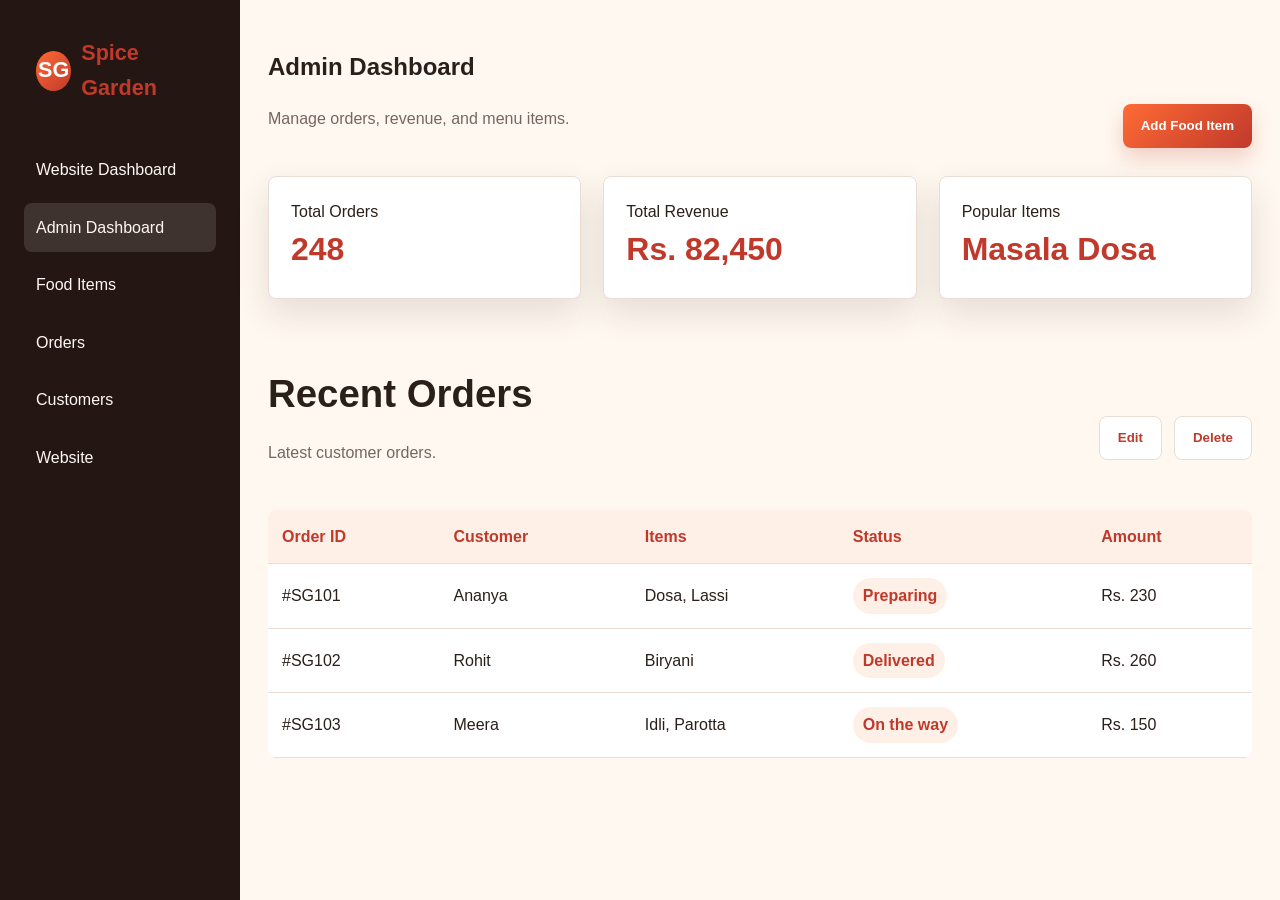
<file: frontend  intern/admin.html>
<!DOCTYPE html>
<html lang="en">
<head>
  <meta charset="UTF-8">
  <meta name="viewport" content="width=device-width, initial-scale=1.0">
  <title>Spice Garden | Admin</title>
  <link rel="stylesheet" href="style.css">
</head>
<body>
  <main class="dashboard">
    <aside class="sidebar">
      <a class="logo" href="index.html"><span class="logo-mark">SG</span> Spice Garden</a>
      <nav><a href="dashboard.html">Website Dashboard</a><a class="active" href="admin.html">Admin Dashboard</a><a href="menu.html">Food Items</a><a href="#">Orders</a><a href="#">Customers</a><a href="index.html">Website</a></nav>
    </aside>
    <section class="dashboard-main">
      <div class="section-title"><div><h1>Admin Dashboard</h1><p>Manage orders, revenue, and menu items.</p></div><button class="btn-primary" data-admin-action="Add">Add Food Item</button></div>
      <div class="grid grid-3">
        <article class="card stat"><span>Total Orders</span><strong>248</strong></article>
        <article class="card stat"><span>Total Revenue</span><strong>Rs. 82,450</strong></article>
        <article class="card stat"><span>Popular Items</span><strong>Masala Dosa</strong></article>
      </div>
      <section class="section">
        <div class="section-title"><div><h2>Recent Orders</h2><p>Latest customer orders.</p></div><div class="toolbar"><button class="btn-outline" data-admin-action="Edit">Edit</button><button class="btn-outline" data-admin-action="Delete">Delete</button></div></div>
        <div class="table-wrap"><table><thead><tr><th>Order ID</th><th>Customer</th><th>Items</th><th>Status</th><th>Amount</th></tr></thead><tbody><tr><td>#SG101</td><td>Ananya</td><td>Dosa, Lassi</td><td><span class="status">Preparing</span></td><td>Rs. 230</td></tr><tr><td>#SG102</td><td>Rohit</td><td>Biryani</td><td><span class="status">Delivered</span></td><td>Rs. 260</td></tr><tr><td>#SG103</td><td>Meera</td><td>Idli, Parotta</td><td><span class="status">On the way</span></td><td>Rs. 150</td></tr></tbody></table></div>
      </section>
    </section>
  </main>
  <script src="script.js"></script>
</body>
</html>
</file>
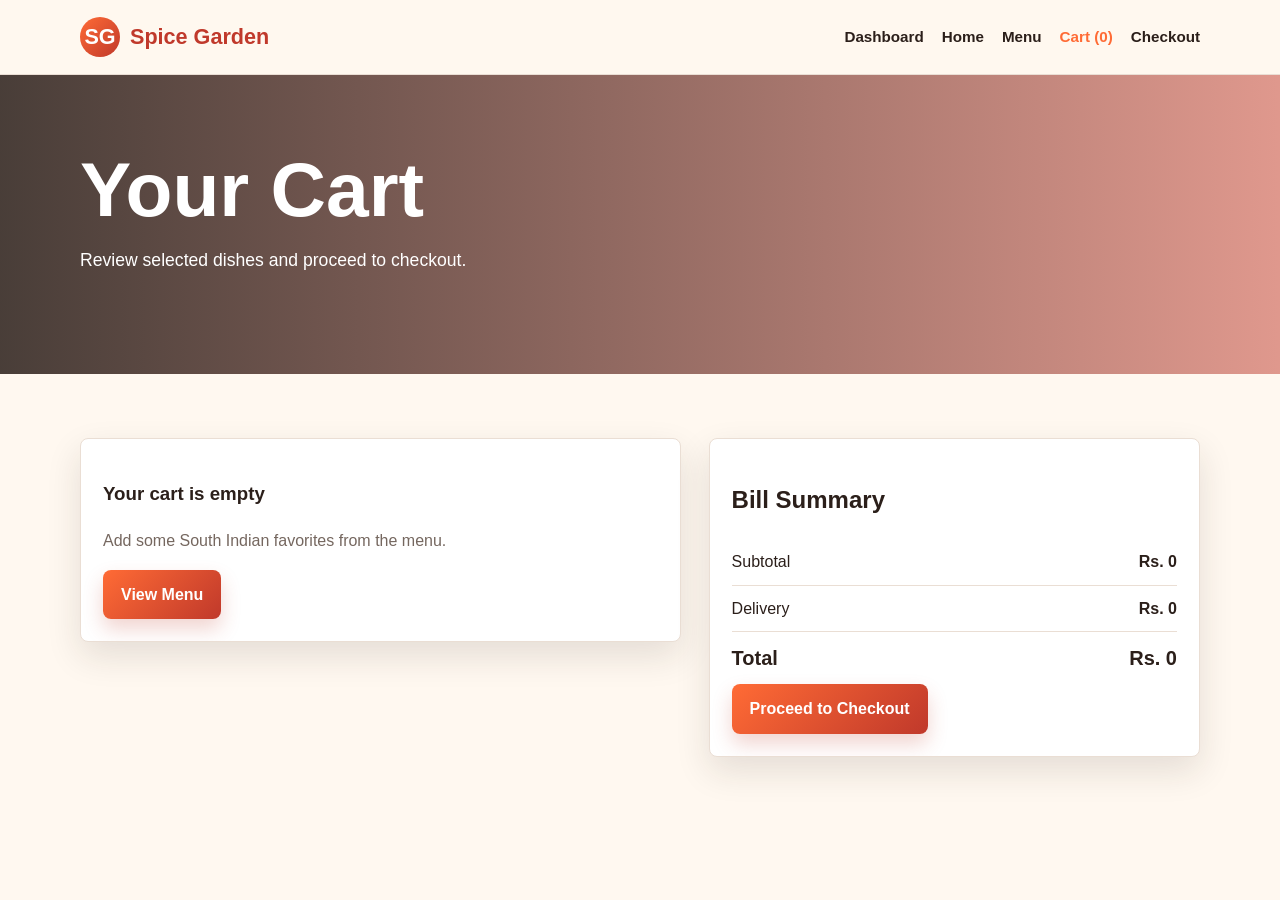
<file: frontend  intern/cart.html>
<!DOCTYPE html>
<html lang="en">
<head>
  <meta charset="UTF-8">
  <meta name="viewport" content="width=device-width, initial-scale=1.0">
  <title>Spice Garden | Cart</title>
  <link rel="stylesheet" href="style.css">
</head>
<body>
  <header class="navbar"><div class="container nav-inner"><a class="logo" href="index.html"><span class="logo-mark">SG</span> Spice Garden</a><nav class="nav-links"><a href="dashboard.html">Dashboard</a><a href="index.html">Home</a><a href="menu.html">Menu</a><a class="active-link" href="cart.html">Cart (<span data-cart-count>0</span>)</a><a href="checkout.html">Checkout</a></nav></div></header>
  <main>
    <section class="page-hero"><div class="container"><h1>Your Cart</h1><p>Review selected dishes and proceed to checkout.</p></div></section>
    <section class="section"><div class="container checkout-layout">
      <div id="cartList"></div>
      <aside class="summary-box">
        <h2>Bill Summary</h2>
        <div class="summary-row"><span>Subtotal</span><strong data-subtotal>Rs. 0</strong></div>
        <div class="summary-row"><span>Delivery</span><strong data-delivery>Rs. 0</strong></div>
        <div class="summary-row total"><span>Total</span><strong data-total>Rs. 0</strong></div>
        <a class="btn btn-primary" href="checkout.html">Proceed to Checkout</a>
      </aside>
    </div></section>
  </main>
  <script src="script.js"></script>
</body>
</html>
</file>
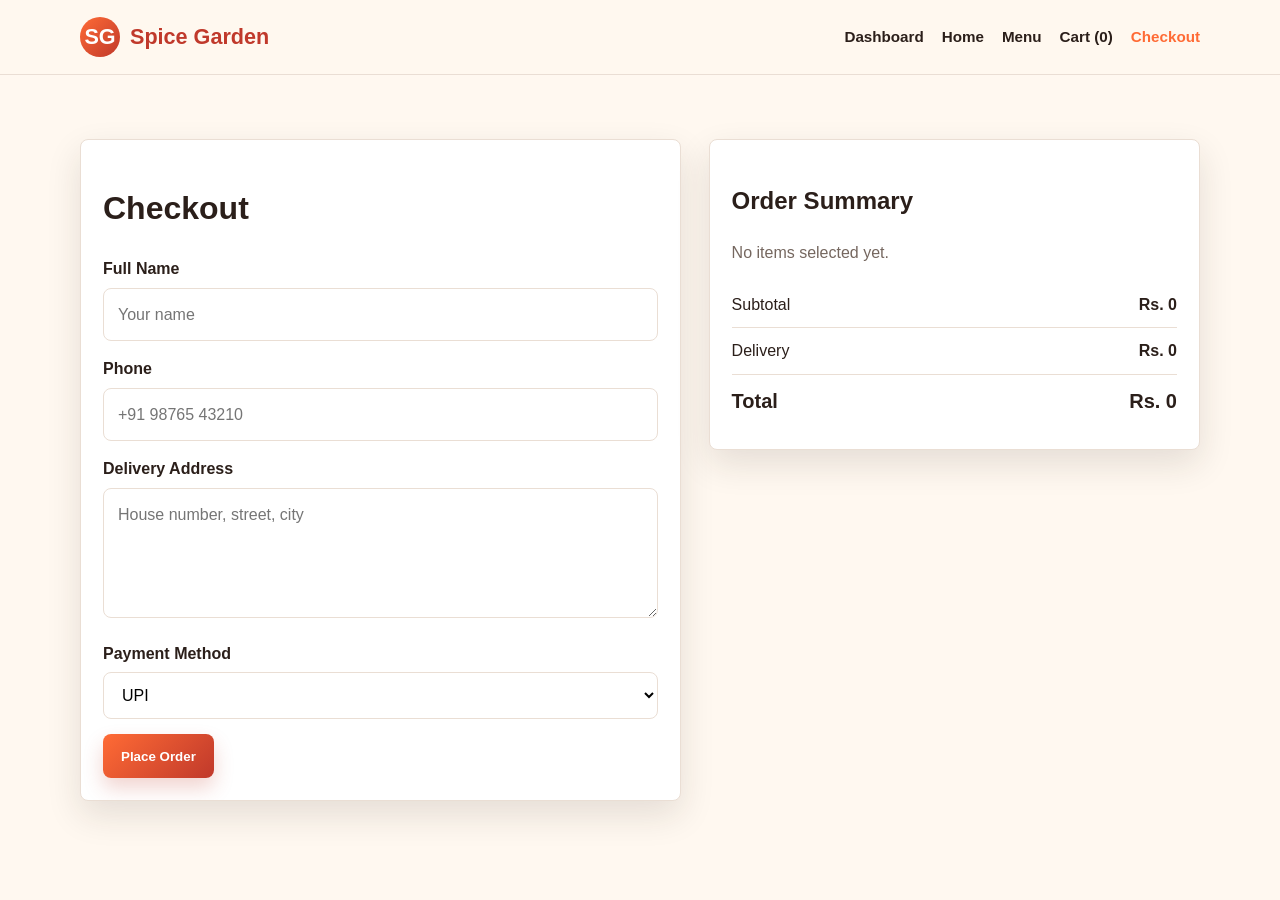
<file: frontend  intern/checkout.html>
<!DOCTYPE html>
<html lang="en">
<head>
  <meta charset="UTF-8">
  <meta name="viewport" content="width=device-width, initial-scale=1.0">
  <title>Spice Garden | Checkout</title>
  <link rel="stylesheet" href="style.css">
</head>
<body>
  <header class="navbar"><div class="container nav-inner"><a class="logo" href="index.html"><span class="logo-mark">SG</span> Spice Garden</a><nav class="nav-links"><a href="dashboard.html">Dashboard</a><a href="index.html">Home</a><a href="menu.html">Menu</a><a href="cart.html">Cart (<span data-cart-count>0</span>)</a><a class="active-link" href="checkout.html">Checkout</a></nav></div></header>
  <main class="section"><div class="container checkout-layout">
    <form id="checkoutForm" class="summary-box" data-demo-form data-message="Order placed successfully">
      <h1>Checkout</h1>
      <div class="form-group"><label>Full Name</label><input required placeholder="Your name"></div>
      <div class="form-group"><label>Phone</label><input required placeholder="+91 98765 43210"></div>
      <div class="form-group"><label>Delivery Address</label><textarea required placeholder="House number, street, city"></textarea></div>
      <div class="form-group"><label>Payment Method</label><select required><option>UPI</option><option>Card</option><option>Cash on Delivery</option></select></div>
      <button class="submit-btn" type="submit">Place Order</button>
    </form>
    <aside class="summary-box"><h2>Order Summary</h2><div id="checkoutItems"></div><div class="summary-row"><span>Subtotal</span><strong data-subtotal>Rs. 0</strong></div><div class="summary-row"><span>Delivery</span><strong data-delivery>Rs. 0</strong></div><div class="summary-row total"><span>Total</span><strong data-total>Rs. 0</strong></div></aside>
  </div></main>
  <script src="script.js"></script>
</body>
</html>
</file>
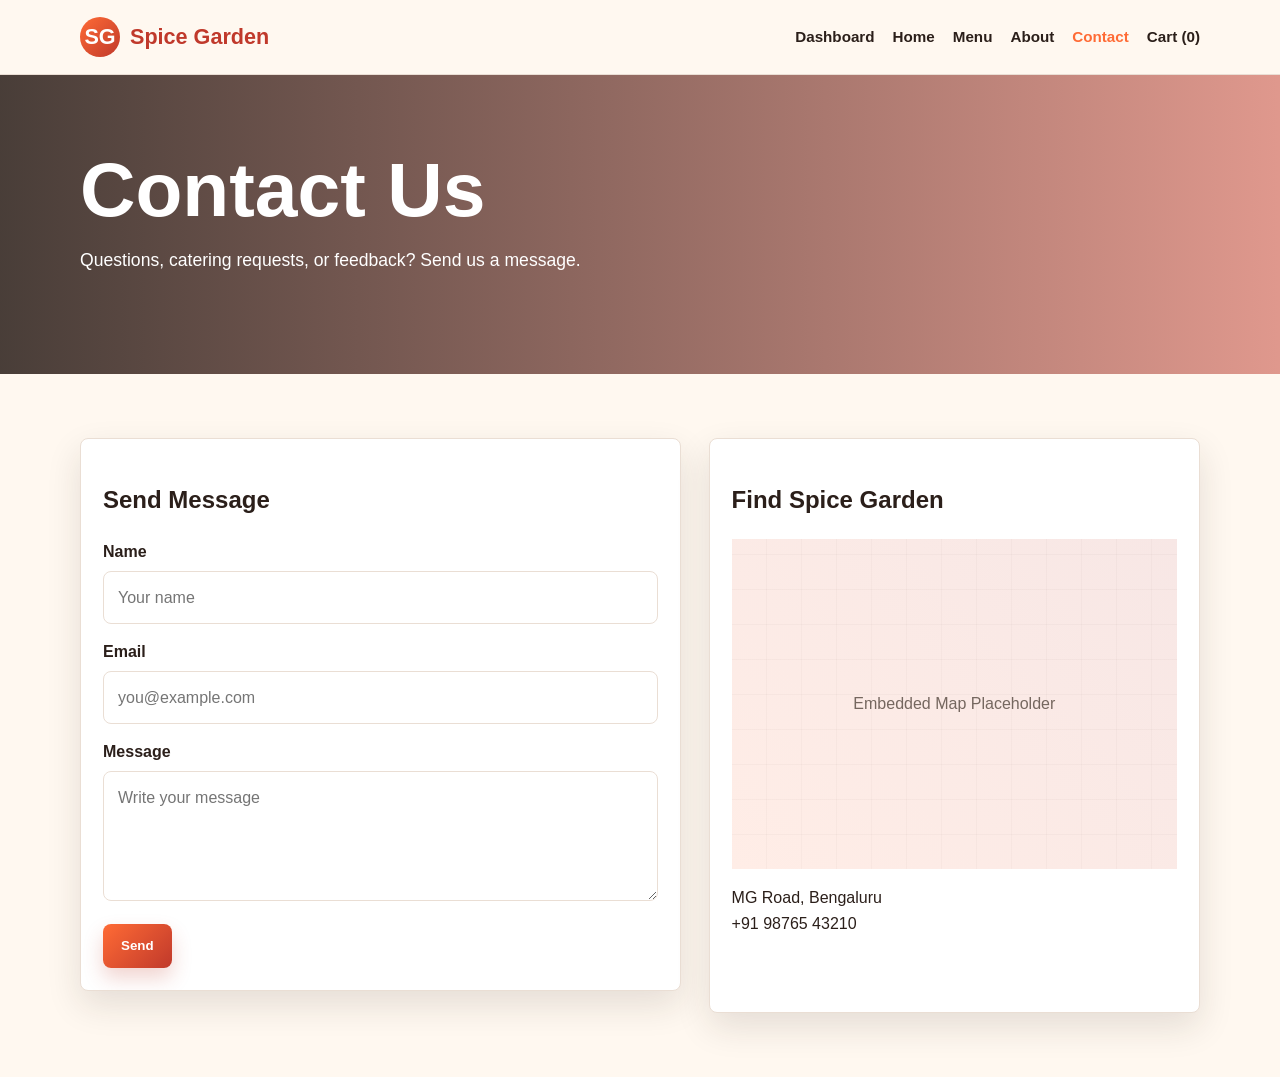
<file: frontend  intern/contact.html>
<!DOCTYPE html>
<html lang="en">
<head>
  <meta charset="UTF-8">
  <meta name="viewport" content="width=device-width, initial-scale=1.0">
  <title>Spice Garden | Contact</title>
  <link rel="stylesheet" href="style.css">
</head>
<body>
  <header class="navbar"><div class="container nav-inner"><a class="logo" href="index.html"><span class="logo-mark">SG</span> Spice Garden</a><nav class="nav-links"><a href="dashboard.html">Dashboard</a><a href="index.html">Home</a><a href="menu.html">Menu</a><a href="about.html">About</a><a class="active-link" href="contact.html">Contact</a><a href="cart.html">Cart (<span data-cart-count>0</span>)</a></nav></div></header>
  <main>
    <section class="page-hero"><div class="container"><h1>Contact Us</h1><p>Questions, catering requests, or feedback? Send us a message.</p></div></section>
    <section class="section"><div class="container contact-layout">
      <form class="summary-box" data-demo-form data-message="Message sent successfully">
        <h2>Send Message</h2>
        <div class="form-group"><label>Name</label><input required placeholder="Your name"></div>
        <div class="form-group"><label>Email</label><input type="email" required placeholder="you@example.com"></div>
        <div class="form-group"><label>Message</label><textarea required placeholder="Write your message"></textarea></div>
        <button class="submit-btn" type="submit">Send</button>
      </form>
      <aside class="summary-box">
        <h2>Find Spice Garden</h2>
        <div class="map">Embedded Map Placeholder</div>
        <p>MG Road, Bengaluru<br>+91 98765 43210</p>
        <div class="socials"><a href="#">IG</a><a href="#">FB</a><a href="#">WA</a></div>
      </aside>
    </div></section>
  </main>
  <script src="script.js"></script>
</body>
</html>
</file>
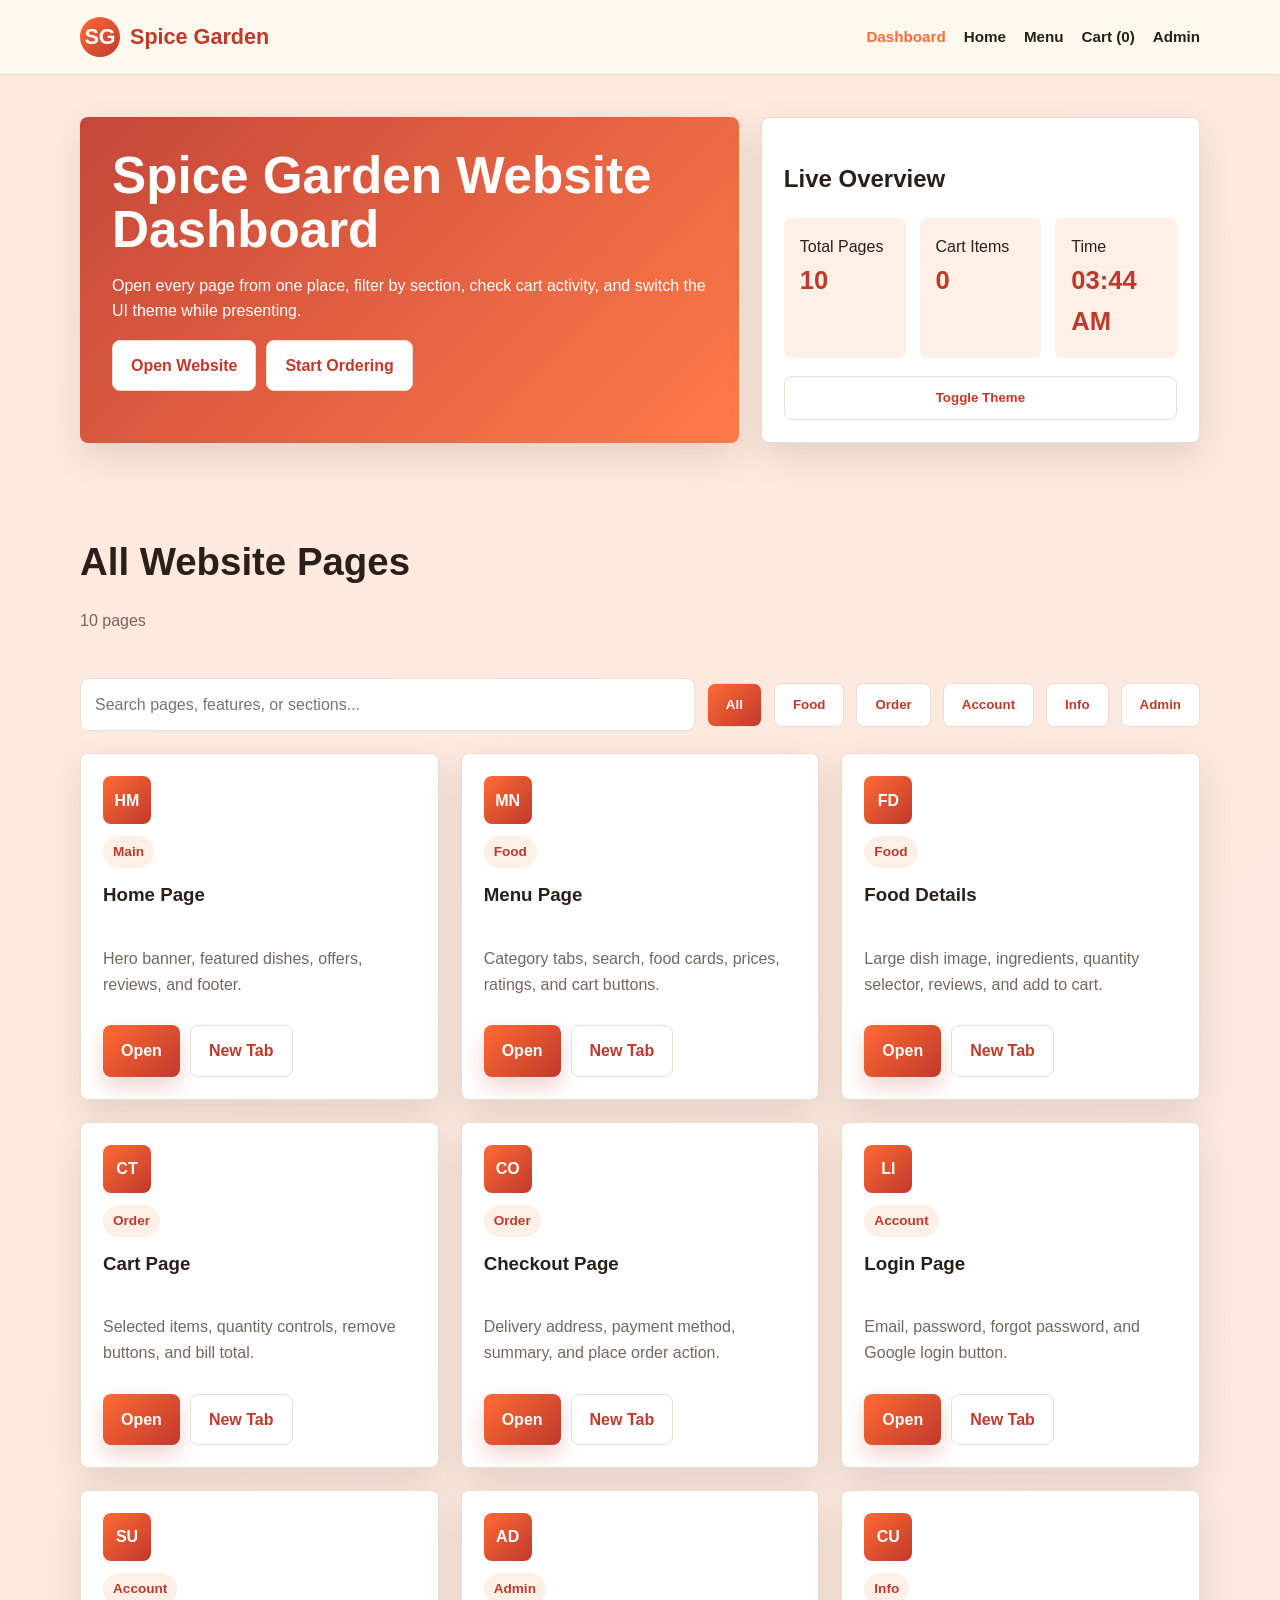
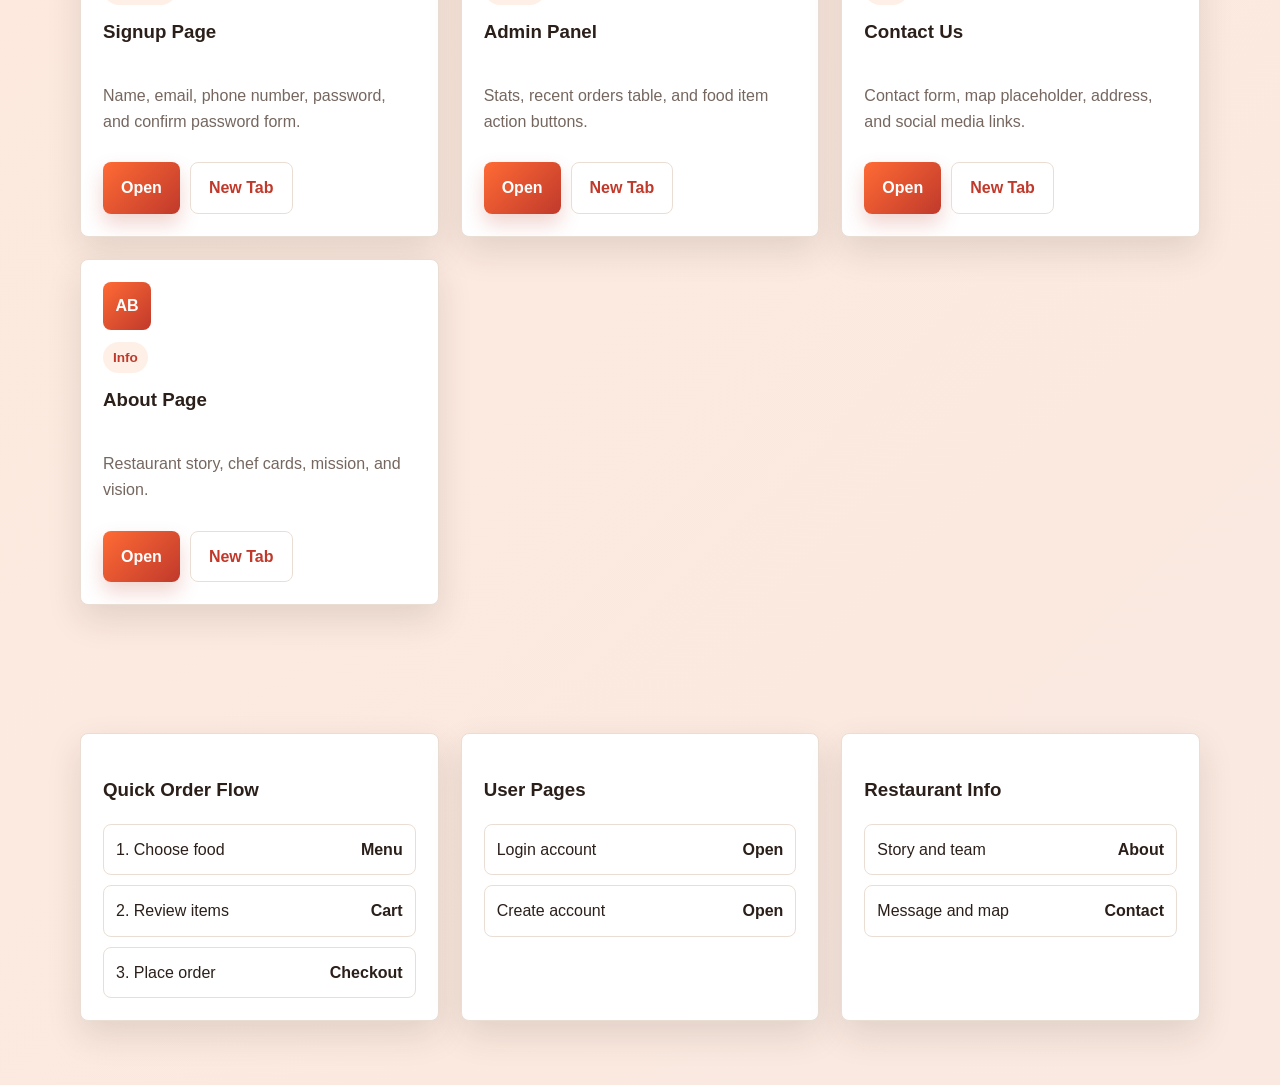
<file: frontend  intern/dashboard.html>
<!DOCTYPE html>
<html lang="en">
<head>
  <meta charset="UTF-8">
  <meta name="viewport" content="width=device-width, initial-scale=1.0">
  <title>Spice Garden | Website Dashboard</title>
  <link rel="stylesheet" href="style.css">
</head>
<body class="site-dashboard">
  <header class="navbar">
    <div class="container nav-inner">
      <a class="logo" href="dashboard.html"><span class="logo-mark">SG</span> Spice Garden</a>
      <nav class="nav-links">
        <a class="active-link" href="dashboard.html">Dashboard</a>
        <a href="index.html">Home</a>
        <a href="menu.html">Menu</a>
        <a href="cart.html">Cart (<span data-cart-count>0</span>)</a>
        <a href="admin.html">Admin</a>
      </nav>
    </div>
  </header>

  <main>
    <section class="dashboard-hero">
      <div class="container dash-top">
        <div class="dash-welcome">
          <h1>Spice Garden Website Dashboard</h1>
          <p>Open every page from one place, filter by section, check cart activity, and switch the UI theme while presenting.</p>
          <div class="dash-actions"><a class="btn btn-outline" href="index.html">Open Website</a><a class="btn btn-outline" href="menu.html">Start Ordering</a></div>
        </div>
        <aside class="dash-panel">
          <h2>Live Overview</h2>
          <div class="dash-stats">
            <div class="dash-stat"><span>Total Pages</span><strong>10</strong></div>
            <div class="dash-stat"><span>Cart Items</span><strong id="dashCartCount">0</strong></div>
            <div class="dash-stat"><span>Time</span><strong id="dashTime">--:--</strong></div>
          </div>
          <div class="form-actions"><button id="themeToggle" class="theme-toggle" type="button">Toggle Theme</button></div>
        </aside>
      </div>
    </section>

    <section class="section">
      <div class="container">
        <div class="section-title"><div><h2>All Website Pages</h2><p id="resultCount">10 pages</p></div></div>
        <div class="toolbar">
          <input id="pageSearch" class="search" placeholder="Search pages, features, or sections...">
          <button class="tab dash-filter active" data-type="All">All</button>
          <button class="tab dash-filter" data-type="Food">Food</button>
          <button class="tab dash-filter" data-type="Order">Order</button>
          <button class="tab dash-filter" data-type="Account">Account</button>
          <button class="tab dash-filter" data-type="Info">Info</button>
          <button class="tab dash-filter" data-type="Admin">Admin</button>
        </div>
        <div id="pageGrid" class="grid grid-3"></div>
      </div>
    </section>

    <section class="section">
      <div class="container grid grid-3">
        <article class="dash-panel"><h3>Quick Order Flow</h3><div class="mini-list"><a class="mini-item" href="menu.html"><span>1. Choose food</span><strong>Menu</strong></a><a class="mini-item" href="cart.html"><span>2. Review items</span><strong>Cart</strong></a><a class="mini-item" href="checkout.html"><span>3. Place order</span><strong>Checkout</strong></a></div></article>
        <article class="dash-panel"><h3>User Pages</h3><div class="mini-list"><a class="mini-item" href="login.html"><span>Login account</span><strong>Open</strong></a><a class="mini-item" href="signup.html"><span>Create account</span><strong>Open</strong></a></div></article>
        <article class="dash-panel"><h3>Restaurant Info</h3><div class="mini-list"><a class="mini-item" href="about.html"><span>Story and team</span><strong>About</strong></a><a class="mini-item" href="contact.html"><span>Message and map</span><strong>Contact</strong></a></div></article>
      </div>
    </section>
  </main>
  <script src="script.js"></script>
</body>
</html>
</file>
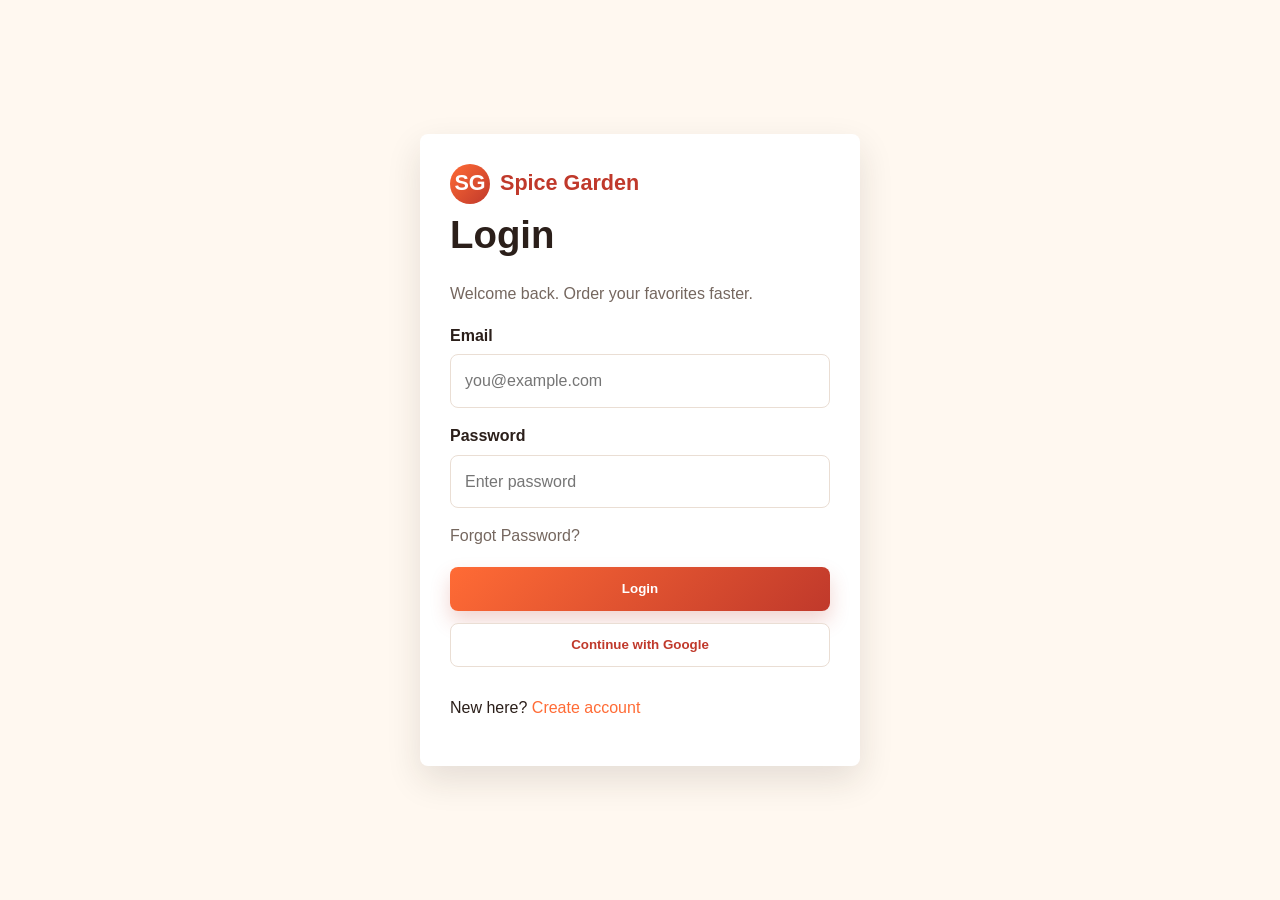
<file: frontend  intern/login.html>
<!DOCTYPE html>
<html lang="en">
<head>
  <meta charset="UTF-8">
  <meta name="viewport" content="width=device-width, initial-scale=1.0">
  <title>Spice Garden | Login</title>
  <link rel="stylesheet" href="style.css">
</head>
<body>
  <main class="auth-page">
    <section class="auth-card">
      <a class="logo" href="index.html"><span class="logo-mark">SG</span> Spice Garden</a>
      <h1>Login</h1>
      <p class="muted">Welcome back. Order your favorites faster.</p>
      <form data-demo-form data-message="Login successful">
        <div class="form-group"><label>Email</label><input type="email" required placeholder="you@example.com"></div>
        <div class="form-group"><label>Password</label><input type="password" required placeholder="Enter password"></div>
        <a class="muted" href="#">Forgot Password?</a>
        <div class="form-actions">
          <button class="submit-btn" type="submit">Login</button>
          <button class="btn-outline" type="button">Continue with Google</button>
          <p>New here? <a class="active-link" href="signup.html">Create account</a></p>
        </div>
      </form>
    </section>
  </main>
  <script src="script.js"></script>
</body>
</html>
</file>
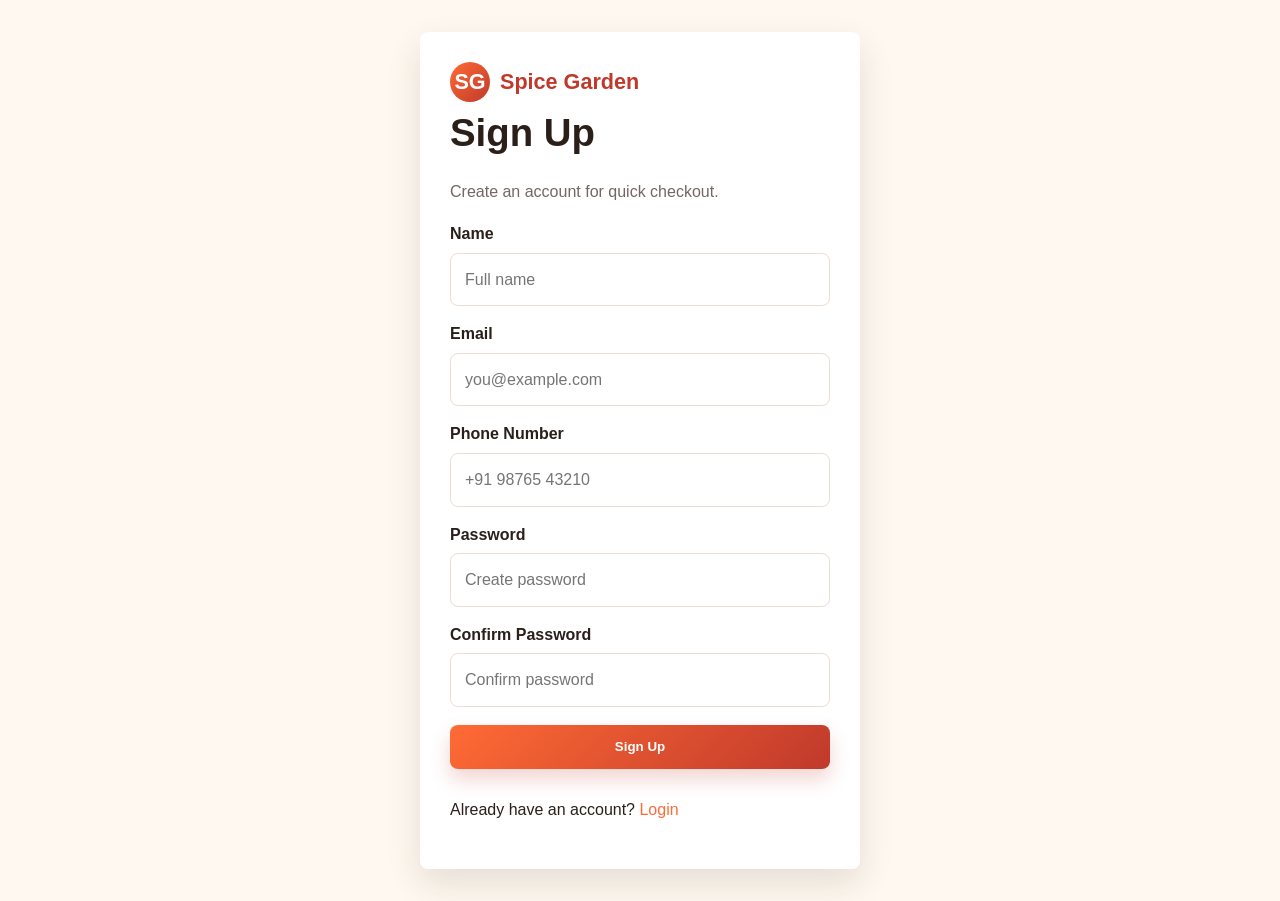
<file: frontend  intern/signup.html>
<!DOCTYPE html>
<html lang="en">
<head>
  <meta charset="UTF-8">
  <meta name="viewport" content="width=device-width, initial-scale=1.0">
  <title>Spice Garden | Signup</title>
  <link rel="stylesheet" href="style.css">
</head>
<body>
  <main class="auth-page">
    <section class="auth-card">
      <a class="logo" href="index.html"><span class="logo-mark">SG</span> Spice Garden</a>
      <h1>Sign Up</h1>
      <p class="muted">Create an account for quick checkout.</p>
      <form data-demo-form data-message="Signup successful">
        <div class="form-group"><label>Name</label><input required placeholder="Full name"></div>
        <div class="form-group"><label>Email</label><input type="email" required placeholder="you@example.com"></div>
        <div class="form-group"><label>Phone Number</label><input type="tel" required placeholder="+91 98765 43210"></div>
        <div class="form-group"><label>Password</label><input type="password" required placeholder="Create password"></div>
        <div class="form-group"><label>Confirm Password</label><input type="password" required placeholder="Confirm password"></div>
        <div class="form-actions">
          <button class="submit-btn" type="submit">Sign Up</button>
          <p>Already have an account? <a class="active-link" href="login.html">Login</a></p>
        </div>
      </form>
    </section>
  </main>
  <script src="script.js"></script>
</body>
</html>
</file>
<file: frontend  intern/style.css>
:root {
  --orange: #ff6b35;
  --red: #c0392b;
  --cream: #fff8f0;
  --gold: #f4b942;
  --dark: #2b1f1a;
  --muted: #75675f;
  --line: #eaded4;
  --white: #ffffff;
  --shadow: 0 14px 35px rgba(43, 31, 26, 0.12);
}

* { box-sizing: border-box; }
body {
  margin: 0;
  font-family: Arial, Helvetica, sans-serif;
  color: var(--dark);
  background: var(--cream);
  line-height: 1.6;
}
a { color: inherit; text-decoration: none; }
img { display: block; width: 100%; object-fit: cover; }
.container { width: min(1120px, calc(100% - 32px)); margin: 0 auto; }

.navbar {
  position: sticky;
  top: 0;
  z-index: 10;
  background: rgba(255, 248, 240, 0.96);
  border-bottom: 1px solid var(--line);
}
.nav-inner {
  min-height: 74px;
  display: flex;
  align-items: center;
  justify-content: space-between;
  gap: 18px;
}
.logo {
  display: flex;
  align-items: center;
  gap: 10px;
  font-size: 1.35rem;
  font-weight: 800;
  color: var(--red);
}
.logo-mark {
  width: 40px;
  height: 40px;
  display: grid;
  place-items: center;
  border-radius: 50%;
  color: var(--white);
  background: linear-gradient(135deg, var(--orange), var(--red));
}
.nav-links { display: flex; align-items: center; gap: 18px; flex-wrap: wrap; }
.nav-links a { font-weight: 700; font-size: 0.95rem; }
.nav-links a:hover, .active-link { color: var(--orange); }

.btn, button {
  border: 0;
  border-radius: 8px;
  padding: 12px 18px;
  font-weight: 800;
  cursor: pointer;
  display: inline-flex;
  align-items: center;
  justify-content: center;
  gap: 8px;
  min-height: 44px;
}
.btn-primary, .submit-btn {
  color: var(--white);
  background: linear-gradient(135deg, var(--orange), var(--red));
  box-shadow: 0 10px 20px rgba(192, 57, 43, 0.22);
}
.btn-outline {
  color: var(--red);
  background: var(--white);
  border: 1px solid var(--line);
}

.hero {
  min-height: 520px;
  display: grid;
  align-items: center;
  color: var(--white);
  background:
    linear-gradient(90deg, rgba(43,31,26,0.84), rgba(43,31,26,0.25)),
    url("https://images.unsplash.com/photo-1589302168068-964664d93dc0?auto=format&fit=crop&w=1600&q=80") center/cover;
}
.hero-content { max-width: 650px; padding: 70px 0; }
.hero h1, .page-hero h1 {
  margin: 0 0 16px;
  font-size: clamp(2.3rem, 6vw, 4.8rem);
  line-height: 1.05;
}
.hero p, .page-hero p { font-size: 1.1rem; max-width: 640px; margin: 0 0 26px; }
.page-hero {
  padding: 74px 0;
  color: var(--white);
  background:
    linear-gradient(90deg, rgba(43,31,26,0.86), rgba(192,57,43,0.5)),
    url("https://images.unsplash.com/photo-1567188040759-fb8a883dc6d8?auto=format&fit=crop&w=1500&q=80") center/cover;
}

.section { padding: 64px 0; }
.section-title {
  display: flex;
  align-items: end;
  justify-content: space-between;
  gap: 20px;
  margin-bottom: 28px;
}
.section-title h2, .auth-card h1 { margin: 0; font-size: clamp(1.7rem, 3vw, 2.5rem); }
.section-title p, .muted { color: var(--muted); }
.grid { display: grid; gap: 22px; }
.grid-3 { grid-template-columns: repeat(3, 1fr); }
.grid-4 { grid-template-columns: repeat(4, 1fr); }
.card, .summary-box, .panel {
  background: var(--white);
  border: 1px solid var(--line);
  border-radius: 8px;
  box-shadow: var(--shadow);
  overflow: hidden;
}
.summary-box, .panel { padding: 22px; }
.food-img { height: 190px; }
.card-body { padding: 18px; }
.card h3 { margin: 0 0 8px; }
.price-row, .cart-row, .summary-row {
  display: flex;
  justify-content: space-between;
  align-items: center;
  gap: 12px;
}
.price { color: var(--red); font-weight: 900; font-size: 1.1rem; }
.rating { color: #a36a00; font-weight: 800; }

.offer {
  display: grid;
  grid-template-columns: 1fr auto;
  align-items: center;
  gap: 20px;
  color: var(--white);
  background: linear-gradient(135deg, var(--red), var(--orange));
  border-radius: 8px;
  padding: 32px;
}
.badge {
  width: 112px;
  height: 112px;
  display: grid;
  place-items: center;
  border-radius: 50%;
  background: var(--gold);
  color: var(--dark);
  font-size: 1.35rem;
  font-weight: 900;
  text-align: center;
}
.review { padding: 22px; }
.footer { background: #241713; color: var(--cream); padding: 42px 0; }
.footer-grid { display: grid; grid-template-columns: 1.3fr 1fr 1fr; gap: 26px; }
.socials { display: flex; gap: 10px; flex-wrap: wrap; }
.socials a {
  width: 38px;
  height: 38px;
  display: grid;
  place-items: center;
  border-radius: 50%;
  color: var(--white);
  background: rgba(255,255,255,0.14);
  font-weight: 900;
}

.toolbar, .tabs { display: flex; gap: 12px; flex-wrap: wrap; align-items: center; margin-bottom: 22px; }
input, select, textarea {
  width: 100%;
  border: 1px solid var(--line);
  border-radius: 8px;
  padding: 13px 14px;
  font: inherit;
  background: var(--white);
}
textarea { min-height: 130px; resize: vertical; }
.search { flex: 1 1 260px; }
.tab { color: var(--red); background: var(--white); border: 1px solid var(--line); }
.tab.active { color: var(--white); background: linear-gradient(135deg, var(--orange), var(--red)); }

.auth-page {
  min-height: 100vh;
  display: grid;
  place-items: center;
  padding: 32px 16px;
  background:
    linear-gradient(rgba(255,248,240,0.9), rgba(255,248,240,0.9)),
    url("https://images.unsplash.com/photo-1631452180519-c014fe946bc7?auto=format&fit=crop&w=1500&q=80") center/cover;
}
.auth-card {
  width: min(440px, 100%);
  background: var(--white);
  border-radius: 8px;
  box-shadow: var(--shadow);
  padding: 30px;
}
.form-group { margin-bottom: 15px; }
.form-group label { display: block; margin-bottom: 6px; font-weight: 800; }
.form-actions { display: grid; gap: 12px; margin-top: 18px; }

.detail-layout, .checkout-layout, .contact-layout, .about-story {
  display: grid;
  grid-template-columns: 1.1fr 0.9fr;
  gap: 28px;
  align-items: start;
}
.detail-image, .story-image { height: 430px; border-radius: 8px; box-shadow: var(--shadow); }
.qty {
  display: inline-flex;
  align-items: center;
  gap: 12px;
  border: 1px solid var(--line);
  border-radius: 8px;
  padding: 6px;
  background: var(--white);
}
.qty button { width: 36px; height: 36px; min-height: 36px; padding: 0; }
.cart-item {
  display: grid;
  grid-template-columns: 90px 1fr auto;
  gap: 16px;
  align-items: center;
  padding: 16px;
  margin-bottom: 14px;
}
.cart-item img { height: 78px; border-radius: 8px; }
.summary-row { padding: 10px 0; border-bottom: 1px solid var(--line); }
.summary-row.total { border: 0; font-size: 1.25rem; font-weight: 900; }

.dashboard { display: grid; grid-template-columns: 240px 1fr; min-height: 100vh; }
.sidebar { background: #241713; color: var(--cream); padding: 24px; }
.sidebar nav { display: grid; gap: 8px; margin-top: 28px; }
.sidebar a { padding: 12px; border-radius: 8px; }
.sidebar a:hover, .sidebar .active { background: rgba(255,255,255,0.12); }
.dashboard-main { padding: 28px; }
.stat { padding: 22px; }
.stat strong { display: block; font-size: 2rem; color: var(--red); }
.table-wrap { overflow-x: auto; }
table { width: 100%; border-collapse: collapse; background: var(--white); border-radius: 8px; overflow: hidden; }
th, td { padding: 14px; text-align: left; border-bottom: 1px solid var(--line); }
th { color: var(--red); background: #fff0e7; }
.status { display: inline-block; border-radius: 999px; padding: 5px 10px; background: #fff0e7; color: var(--red); font-weight: 800; }
.map {
  min-height: 330px;
  display: grid;
  place-items: center;
  color: var(--muted);
  background:
    linear-gradient(45deg, rgba(255,107,53,0.12), rgba(192,57,43,0.12)),
    repeating-linear-gradient(0deg, transparent 0 34px, rgba(43,31,26,0.06) 35px),
    repeating-linear-gradient(90deg, transparent 0 34px, rgba(43,31,26,0.06) 35px);
}
.team-card img { height: 240px; }
.two-col { display: grid; grid-template-columns: 1fr 1fr; gap: 22px; }

@media (max-width: 900px) {
  .grid-3, .grid-4, .footer-grid, .detail-layout, .checkout-layout, .contact-layout, .about-story, .two-col { grid-template-columns: 1fr; }
  .dashboard { grid-template-columns: 1fr; }
  .sidebar nav { grid-template-columns: repeat(2, 1fr); }
  .offer { grid-template-columns: 1fr; }
}
@media (max-width: 640px) {
  .nav-inner { align-items: flex-start; flex-direction: column; padding: 14px 0; }
  .nav-links { width: 100%; display: grid; grid-template-columns: repeat(2, 1fr); gap: 10px; }
  .hero { min-height: 460px; }
  .section { padding: 44px 0; }
  .section-title, .cart-row { align-items: flex-start; flex-direction: column; }
  .cart-item { grid-template-columns: 76px 1fr; }
  .cart-item .price { grid-column: 1 / -1; }
  .auth-card, .dashboard-main { padding: 20px; }
}

.site-dashboard { min-height: 100vh; background: linear-gradient(135deg, rgba(255,107,53,0.1), rgba(192,57,43,0.08)), var(--cream); }
.dashboard-hero { padding: 42px 0 24px; }
.dash-top { display: grid; grid-template-columns: 1.2fr 0.8fr; gap: 22px; align-items: stretch; }
.dash-welcome { color: var(--white); background: linear-gradient(135deg, rgba(192,57,43,0.92), rgba(255,107,53,0.88)), url("https://images.unsplash.com/photo-1567188040759-fb8a883dc6d8?auto=format&fit=crop&w=1300&q=80") center/cover; border-radius: 8px; padding: 32px; box-shadow: var(--shadow); }
.dash-welcome h1 { margin: 0 0 10px; font-size: clamp(2rem, 4vw, 3.8rem); line-height: 1.05; }
.dash-panel { background: var(--white); border: 1px solid var(--line); border-radius: 8px; padding: 22px; box-shadow: var(--shadow); }
.dash-stats { display: grid; grid-template-columns: repeat(3, 1fr); gap: 14px; margin-top: 18px; }
.dash-stat { padding: 16px; border-radius: 8px; background: #fff0e7; }
.dash-stat strong { display: block; color: var(--red); font-size: 1.6rem; }
.page-card { position: relative; display: grid; gap: 12px; min-height: 210px; padding: 22px; transition: transform 0.2s ease, box-shadow 0.2s ease; }
.page-card:hover { transform: translateY(-4px); box-shadow: 0 18px 38px rgba(43,31,26,0.16); }
.page-icon { width: 48px; height: 48px; display: grid; place-items: center; border-radius: 8px; color: var(--white); background: linear-gradient(135deg, var(--orange), var(--red)); font-weight: 900; }
.page-tag { width: fit-content; border-radius: 999px; padding: 5px 10px; color: var(--red); background: #fff0e7; font-size: 0.85rem; font-weight: 800; }
.dash-actions { display: flex; gap: 10px; flex-wrap: wrap; margin-top: auto; }
.dash-filter.active { color: var(--white); background: linear-gradient(135deg, var(--orange), var(--red)); }
.mini-list { display: grid; gap: 10px; }
.mini-item { display: flex; align-items: center; justify-content: space-between; gap: 12px; padding: 12px; border: 1px solid var(--line); border-radius: 8px; }
.theme-toggle { color: var(--red); background: var(--white); border: 1px solid var(--line); }
.dark-mode { --cream: #1f1714; --white: #2b1f1a; --dark: #fff8f0; --muted: #dacbc0; --line: #4a352e; --shadow: 0 14px 35px rgba(0,0,0,0.24); }
@media (max-width: 900px) { .dash-top, .dash-stats { grid-template-columns: 1fr; } }
</file>
